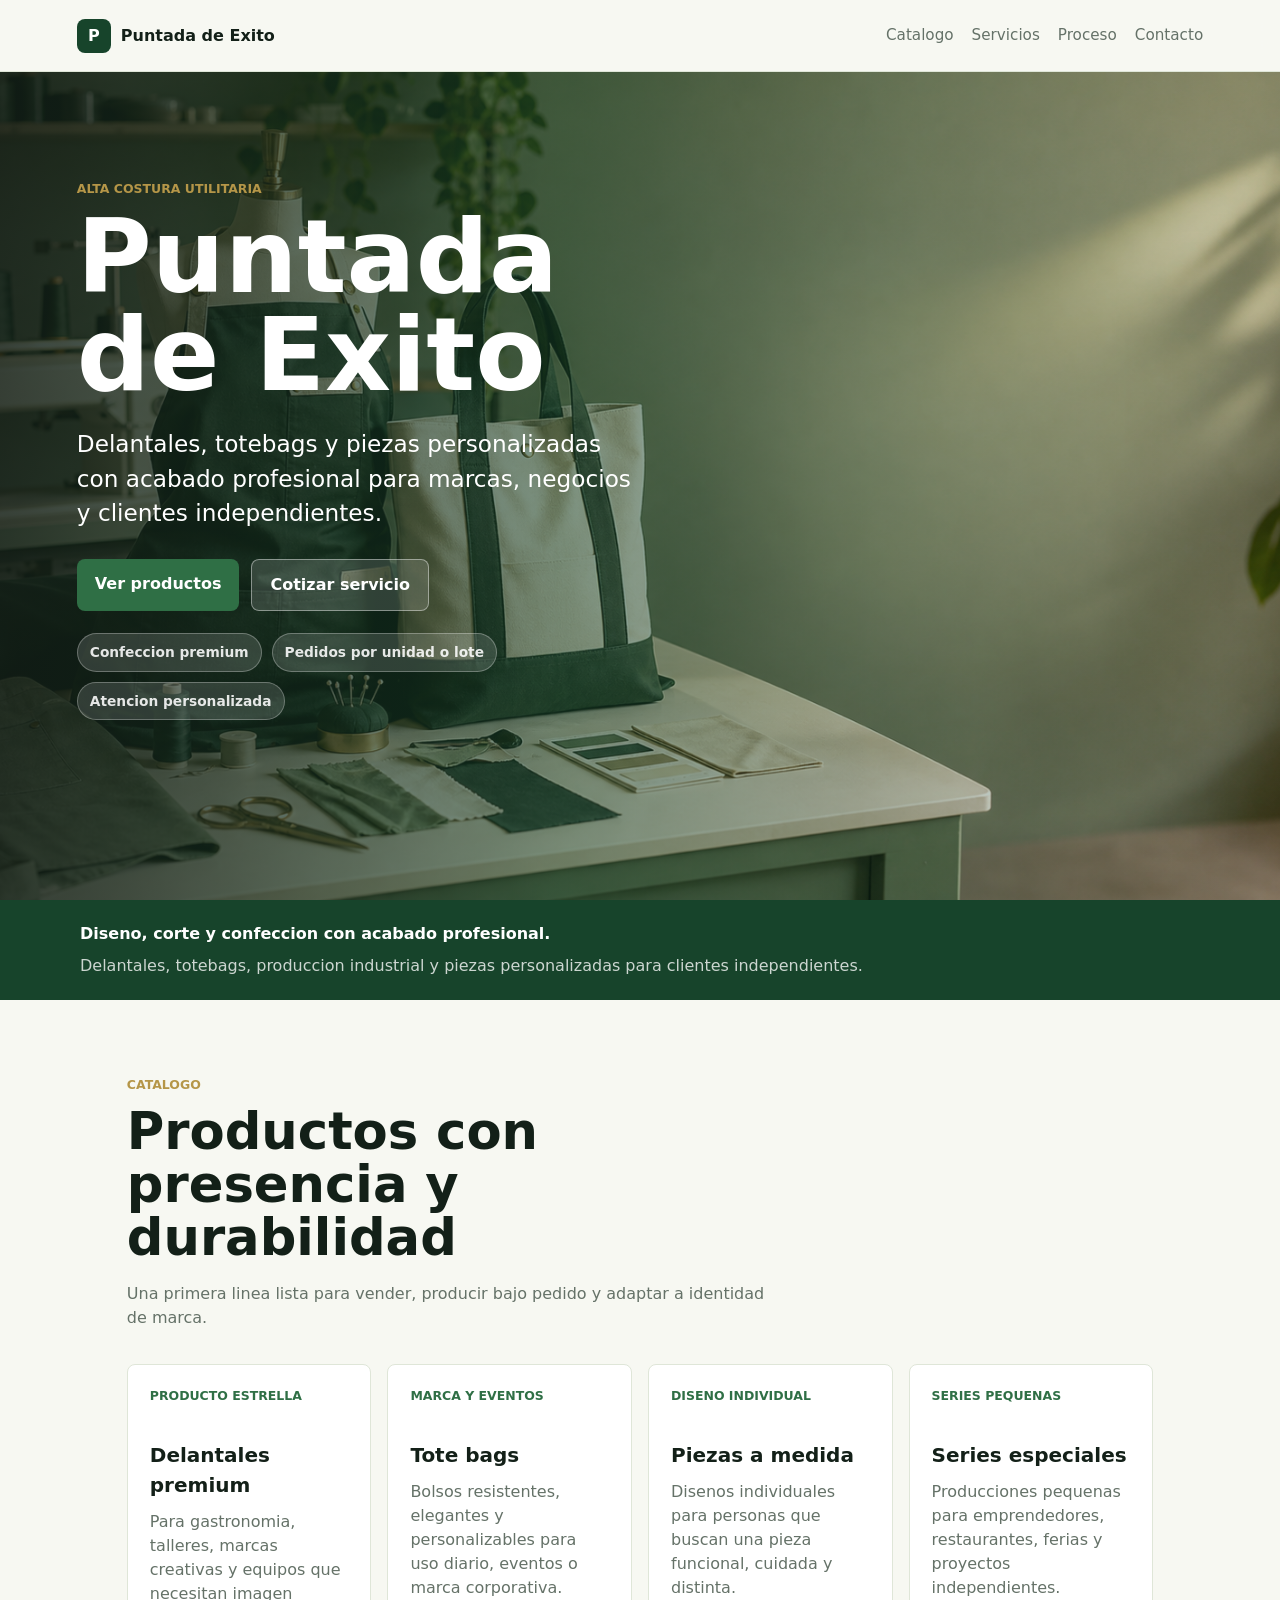
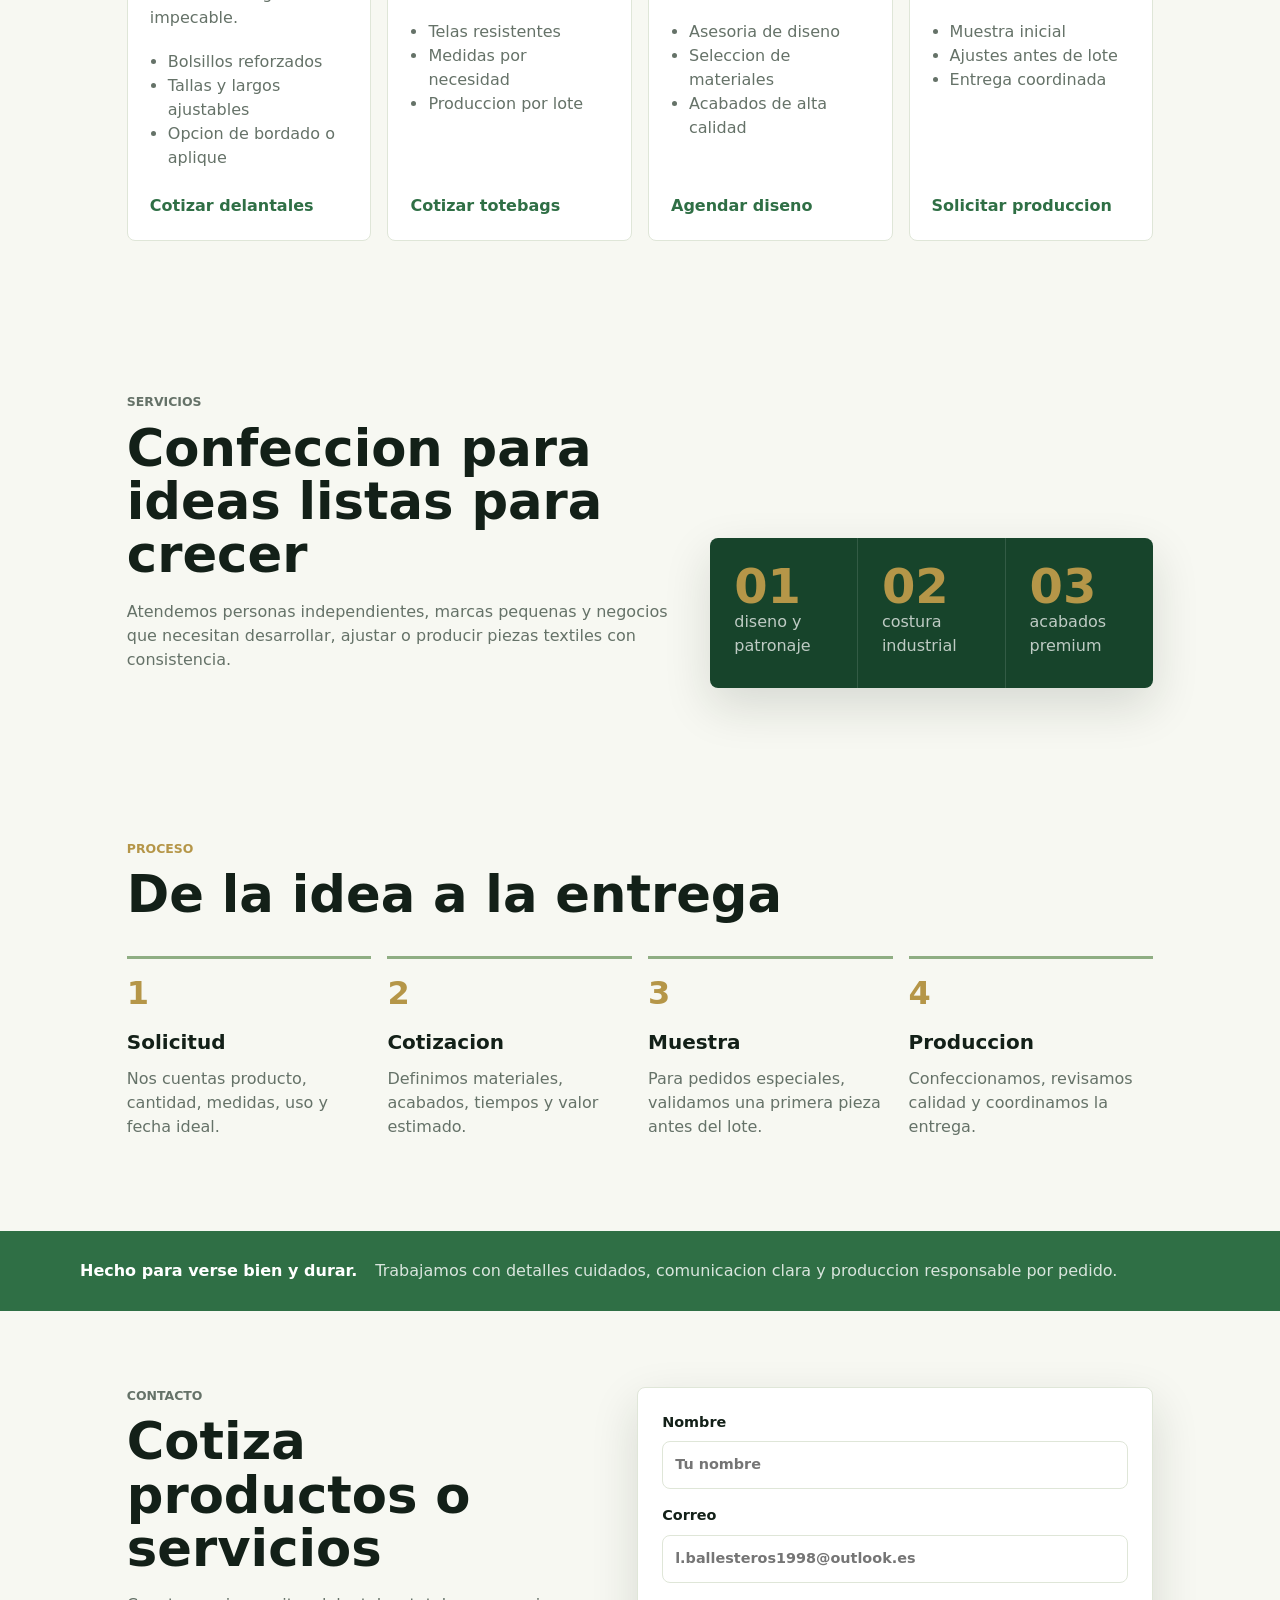
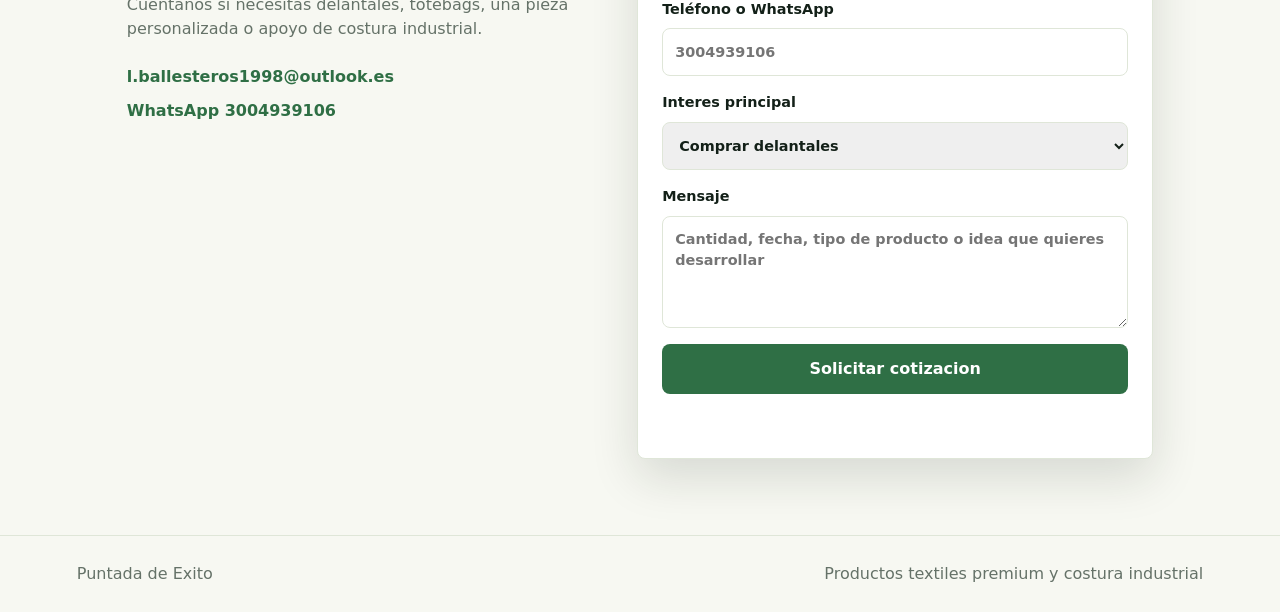
<file: index.html>
<!doctype html>
<html lang="es">
  <head>
    <meta charset="utf-8">
    <meta name="viewport" content="width=device-width, initial-scale=1">
    <title>Puntada de Exito | Delantales, totebags y costura industrial</title>
    <meta name="description" content="Productos de alta costura, delantales, totebags y servicios de costura industrial.">
    <meta name="theme-color" content="#17442b">
    <meta property="og:title" content="Puntada de Exito">
    <meta property="og:description" content="Delantales, totebags, piezas personalizadas y servicios de costura industrial.">
    <meta property="og:type" content="website">
    <meta property="og:image" content="../assets/puntada-hero-products.png">
    <link rel="stylesheet" href="./styles.css">
  </head>
  <body>
    <header class="site-header">
      <a class="brand" href="#inicio" aria-label="Puntada de Exito">
        <span class="brand-mark">P</span>
        <span>Puntada de Exito</span>
      </a>
      <nav aria-label="Principal">
        <a href="#catalogo">Catalogo</a>
        <a href="#servicios">Servicios</a>
        <a href="#proceso">Proceso</a>
        <a href="#contacto">Contacto</a>
      </nav>
    </header>

    <main>
      <section class="hero" id="inicio" aria-label="Inicio">
        <img src="../assets/puntada-hero-products.png" alt="Delantales y totebags premium en una mesa de atelier con maquina de coser">
        <div class="hero-copy">
          <p class="eyebrow">Alta costura utilitaria</p>
          <h1>Puntada de Exito</h1>
          <p>Delantales, totebags y piezas personalizadas con acabado profesional para marcas, negocios y clientes independientes.</p>
          <div class="hero-actions">
            <a class="button primary" href="#catalogo">Ver productos</a>
            <a class="button secondary" href="#contacto">Cotizar servicio</a>
          </div>
          <div class="hero-badges" aria-label="Diferenciales">
            <span>Confeccion premium</span>
            <span>Pedidos por unidad o lote</span>
            <span>Atencion personalizada</span>
          </div>
        </div>
      </section>

      <section class="intro-band">
        <div>
          <strong>Diseno, corte y confeccion con acabado profesional.</strong>
          <span>Delantales, totebags, produccion industrial y piezas personalizadas para clientes independientes.</span>
        </div>
      </section>

      <section class="section" id="catalogo">
        <div class="section-heading">
          <p class="eyebrow">Catalogo</p>
          <h2>Productos con presencia y durabilidad</h2>
          <p>Una primera linea lista para vender, producir bajo pedido y adaptar a identidad de marca.</p>
        </div>
        <div class="product-grid">
          <article class="product-card">
            <span class="product-tag">Producto estrella</span>
            <h3>Delantales premium</h3>
            <p>Para gastronomia, talleres, marcas creativas y equipos que necesitan imagen impecable.</p>
            <ul>
              <li>Bolsillos reforzados</li>
              <li>Tallas y largos ajustables</li>
              <li>Opcion de bordado o aplique</li>
            </ul>
            <a class="text-link" href="#contacto">Cotizar delantales</a>
          </article>
          <article class="product-card">
            <span class="product-tag">Marca y eventos</span>
            <h3>Tote bags</h3>
            <p>Bolsos resistentes, elegantes y personalizables para uso diario, eventos o marca corporativa.</p>
            <ul>
              <li>Telas resistentes</li>
              <li>Medidas por necesidad</li>
              <li>Produccion por lote</li>
            </ul>
            <a class="text-link" href="#contacto">Cotizar totebags</a>
          </article>
          <article class="product-card">
            <span class="product-tag">Diseno individual</span>
            <h3>Piezas a medida</h3>
            <p>Disenos individuales para personas que buscan una pieza funcional, cuidada y distinta.</p>
            <ul>
              <li>Asesoria de diseno</li>
              <li>Seleccion de materiales</li>
              <li>Acabados de alta calidad</li>
            </ul>
            <a class="text-link" href="#contacto">Agendar diseno</a>
          </article>
          <article class="product-card">
            <span class="product-tag">Series pequenas</span>
            <h3>Series especiales</h3>
            <p>Producciones pequenas para emprendedores, restaurantes, ferias y proyectos independientes.</p>
            <ul>
              <li>Muestra inicial</li>
              <li>Ajustes antes de lote</li>
              <li>Entrega coordinada</li>
            </ul>
            <a class="text-link" href="#contacto">Solicitar produccion</a>
          </article>
        </div>
      </section>

      <section class="impact-section" id="servicios">
        <div class="impact-copy">
          <p class="eyebrow">Servicios</p>
          <h2>Confeccion para ideas listas para crecer</h2>
          <p>Atendemos personas independientes, marcas pequenas y negocios que necesitan desarrollar, ajustar o producir piezas textiles con consistencia.</p>
        </div>
        <div class="metrics" aria-label="Metricas">
          <div><strong>01</strong><span>diseno y patronaje</span></div>
          <div><strong>02</strong><span>costura industrial</span></div>
          <div><strong>03</strong><span>acabados premium</span></div>
        </div>
      </section>

      <section class="process-section" id="proceso">
        <div class="section-heading">
          <p class="eyebrow">Proceso</p>
          <h2>De la idea a la entrega</h2>
        </div>
        <div class="process-grid">
          <article>
            <span>1</span>
            <h3>Solicitud</h3>
            <p>Nos cuentas producto, cantidad, medidas, uso y fecha ideal.</p>
          </article>
          <article>
            <span>2</span>
            <h3>Cotizacion</h3>
            <p>Definimos materiales, acabados, tiempos y valor estimado.</p>
          </article>
          <article>
            <span>3</span>
            <h3>Muestra</h3>
            <p>Para pedidos especiales, validamos una primera pieza antes del lote.</p>
          </article>
          <article>
            <span>4</span>
            <h3>Produccion</h3>
            <p>Confeccionamos, revisamos calidad y coordinamos la entrega.</p>
          </article>
        </div>
      </section>

      <section class="trust-band" aria-label="Promesa de marca">
        <div>
          <strong>Hecho para verse bien y durar.</strong>
          <span>Trabajamos con detalles cuidados, comunicacion clara y produccion responsable por pedido.</span>
        </div>
      </section>

      <section class="signup" id="contacto">
        <div class="signup-copy">
          <p class="eyebrow">Contacto</p>
          <h2>Cotiza productos o servicios</h2>
          <p>Cuentanos si necesitas delantales, totebags, una pieza personalizada o apoyo de costura industrial.</p>
          <div class="contact-list">
            <a href="mailto:l.ballesteros1998@outlook.es">l.ballesteros1998@outlook.es</a>
            <a href="https://wa.me/573004939106" target="_blank" rel="noreferrer">WhatsApp 3004939106</a>
          </div>
        </div>
        <form class="signup-form">
          <label>
            Nombre
            <input type="text" name="name" autocomplete="name" placeholder="Tu nombre" required>
          </label>
          <label>
            Correo
            <input type="email" name="email" autocomplete="email" placeholder="l.ballesteros1998@outlook.es" required>
          </label>
          <label>
            Teléfono o WhatsApp
            <input type="tel" name="phone" autocomplete="tel" placeholder="3004939106">
          </label>
          <label>
            Interes principal
            <select name="interest">
              <option>Comprar delantales</option>
              <option>Comprar totebags</option>
              <option>Costura industrial</option>
              <option>Diseno personalizado</option>
            </select>
          </label>
          <label>
            Mensaje
            <textarea name="message" rows="4" placeholder="Cantidad, fecha, tipo de producto o idea que quieres desarrollar"></textarea>
          </label>
          <button type="submit">Solicitar cotizacion</button>
          <p class="form-note" aria-live="polite"></p>
        </form>
      </section>
    </main>

    <footer>
      <span>Puntada de Exito</span>
      <span>Productos textiles premium y costura industrial</span>
    </footer>

    <script src="./script.js"></script>
  </body>
</html>
</file>
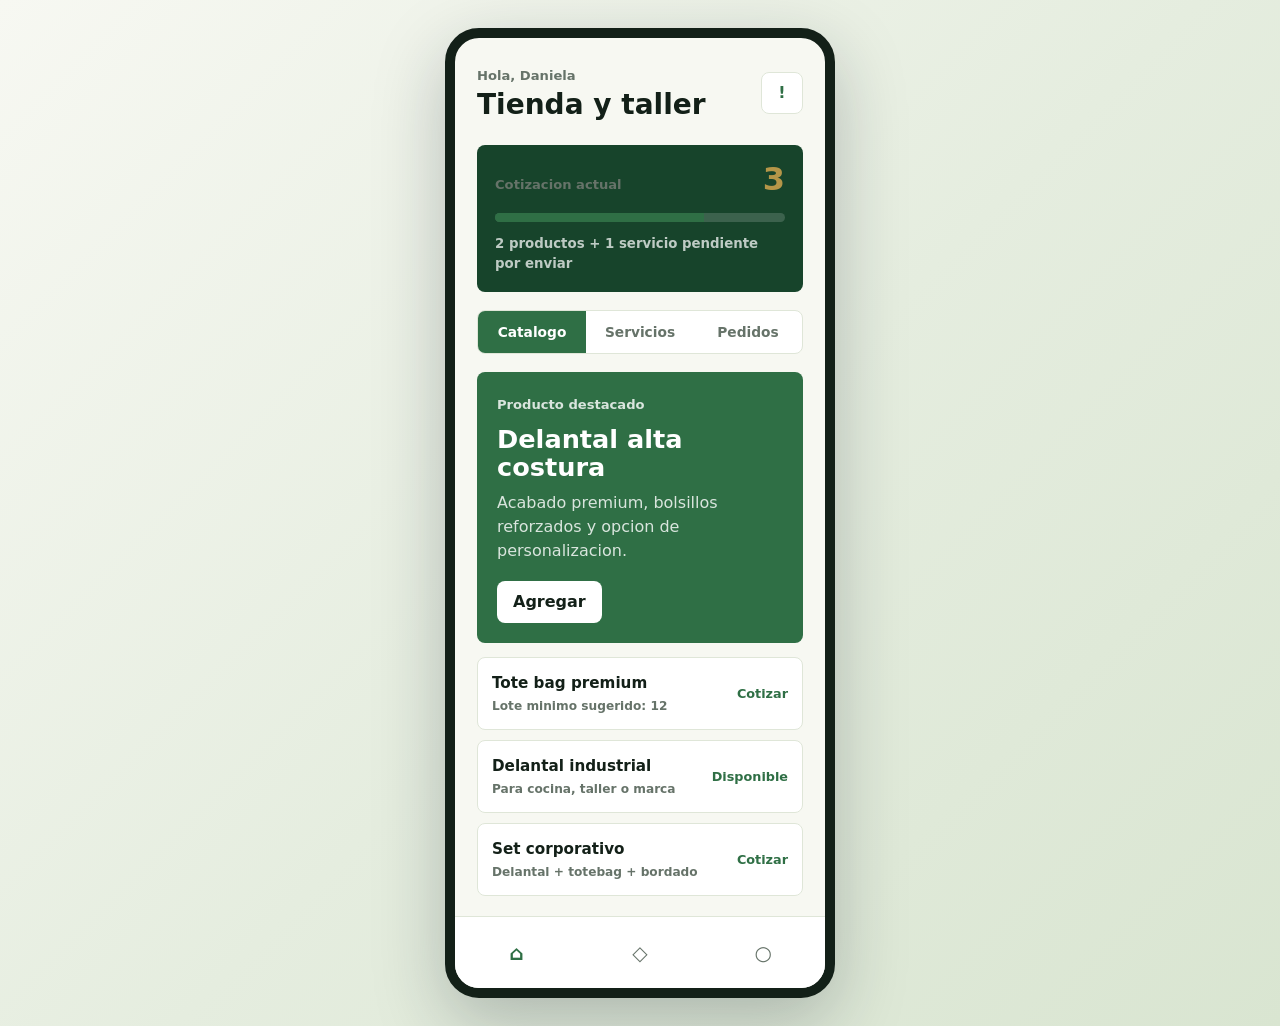
<file: app-prototype/index.html>
<!doctype html>
<html lang="es">
  <head>
    <meta charset="utf-8">
    <meta name="viewport" content="width=device-width, initial-scale=1">
    <title>App Puntada de Exito</title>
    <link rel="stylesheet" href="./styles.css">
  </head>
  <body>
    <main class="shell" aria-label="Prototipo de app Puntada de Exito">
      <section class="phone">
        <header class="app-header">
          <div>
            <p>Hola, Daniela</p>
            <h1>Tienda y taller</h1>
          </div>
          <button class="icon-button" type="button" aria-label="Notificaciones">
            <span aria-hidden="true">!</span>
          </button>
        </header>

        <section class="progress-panel">
          <div>
            <p>Cotizacion actual</p>
            <strong>3</strong>
          </div>
          <div class="progress-bar" aria-label="Tres items agregados a cotizacion">
            <span></span>
          </div>
          <small>2 productos + 1 servicio pendiente por enviar</small>
        </section>

        <nav class="tabs" aria-label="Secciones de la app">
          <button class="active" type="button" data-view="catalogo">Catalogo</button>
          <button type="button" data-view="servicios">Servicios</button>
          <button type="button" data-view="pedidos">Pedidos</button>
        </nav>

        <section class="view active" data-panel="catalogo">
          <article class="lesson-card">
            <span>Producto destacado</span>
            <h2>Delantal alta costura</h2>
            <p>Acabado premium, bolsillos reforzados y opcion de personalizacion.</p>
            <button type="button">Agregar</button>
          </article>
          <div class="list">
            <article>
              <div>
                <strong>Tote bag premium</strong>
                <small>Lote minimo sugerido: 12</small>
              </div>
              <span>Cotizar</span>
            </article>
            <article>
              <div>
                <strong>Delantal industrial</strong>
                <small>Para cocina, taller o marca</small>
              </div>
              <span>Disponible</span>
            </article>
            <article>
              <div>
                <strong>Set corporativo</strong>
                <small>Delantal + totebag + bordado</small>
              </div>
              <span>Cotizar</span>
            </article>
          </div>
        </section>

        <section class="view" data-panel="servicios">
          <article class="lesson-card dark">
            <span>Servicio principal</span>
            <h2>Costura industrial</h2>
            <p>Produccion por lote, ajustes de molde y control de acabados.</p>
            <button type="button">Solicitar</button>
          </article>
          <div class="list">
            <article>
              <div>
                <strong>Diseno personalizado</strong>
                <small>Pieza unica o prototipo</small>
              </div>
              <span>Agenda</span>
            </article>
            <article>
              <div>
                <strong>Patronaje y muestra</strong>
                <small>Antes de producir lote</small>
              </div>
              <span>Cotizar</span>
            </article>
          </div>
        </section>

        <section class="view" data-panel="pedidos">
          <article class="lesson-card sage">
            <span>Oportunidad</span>
            <h2>12 totebags verdes</h2>
            <p>Pedido en preparacion con tela seleccionada y acabados definidos.</p>
            <button type="button">Ver detalle</button>
          </article>
          <div class="list">
            <article>
              <div>
                <strong>Delantales cocina</strong>
                <small>Corte terminado</small>
              </div>
              <span>Confirmado</span>
            </article>
            <article>
              <div>
                <strong>Diseno independiente</strong>
                <small>Esperando aprobacion</small>
              </div>
              <span>Revision</span>
            </article>
          </div>
        </section>

        <footer class="bottom-nav">
          <button class="selected" type="button" aria-label="Inicio">
            <span aria-hidden="true">⌂</span>
          </button>
          <button type="button" aria-label="Comunidad">
            <span aria-hidden="true">◇</span>
          </button>
          <button type="button" aria-label="Perfil">
            <span aria-hidden="true">○</span>
          </button>
        </footer>
      </section>
    </main>
    <script src="./script.js"></script>
  </body>
</html>
</file>
<file: styles.css>
:root {
  --ink: #132018;
  --muted: #657268;
  --paper: #f7f8f2;
  --line: #dfe6d8;
  --leaf: #2f6f45;
  --moss: #17442b;
  --sage: #8fae83;
  --olive: #6f7f3a;
  --brass: #b59648;
  --white: #ffffff;
  --shadow: 0 18px 48px rgba(19, 32, 24, 0.14);
}

* {
  box-sizing: border-box;
}

html {
  scroll-behavior: smooth;
}

body {
  margin: 0;
  background: var(--paper);
  color: var(--ink);
  font-family: Inter, ui-sans-serif, system-ui, -apple-system, BlinkMacSystemFont, "Segoe UI", sans-serif;
  line-height: 1.5;
}

a {
  color: inherit;
  text-decoration: none;
}

.site-header {
  align-items: center;
  background: rgba(247, 248, 242, 0.92);
  border-bottom: 1px solid var(--line);
  display: flex;
  gap: 24px;
  justify-content: space-between;
  min-height: 72px;
  padding: 0 6vw;
  position: sticky;
  top: 0;
  z-index: 10;
  backdrop-filter: blur(14px);
}

.brand {
  align-items: center;
  display: inline-flex;
  font-weight: 800;
  gap: 10px;
}

.brand-mark {
  align-items: center;
  background: var(--moss);
  border-radius: 8px;
  color: var(--white);
  display: inline-flex;
  height: 34px;
  justify-content: center;
  width: 34px;
}

nav {
  display: flex;
  gap: 18px;
  font-size: 0.95rem;
  color: var(--muted);
}

nav a:hover {
  color: var(--ink);
}

.hero {
  display: grid;
  min-height: calc(100vh - 72px);
  overflow: hidden;
  position: relative;
}

.hero img {
  height: 100%;
  inset: 0;
  object-fit: cover;
  position: absolute;
  width: 100%;
}

.hero::after {
  background: linear-gradient(90deg, rgba(19, 32, 24, 0.84), rgba(23, 68, 43, 0.55) 44%, rgba(19, 32, 24, 0.1));
  content: "";
  inset: 0;
  position: absolute;
}

.hero-copy {
  align-self: center;
  color: var(--white);
  max-width: 720px;
  padding: 8vh 6vw 16vh;
  position: relative;
  z-index: 1;
}

.eyebrow {
  color: var(--brass);
  font-size: 0.78rem;
  font-weight: 800;
  letter-spacing: 0;
  margin: 0 0 10px;
  text-transform: uppercase;
}

h1,
h2,
h3,
p {
  margin-top: 0;
}

h1 {
  font-size: clamp(3.2rem, 8vw, 7rem);
  line-height: 0.95;
  margin-bottom: 24px;
  max-width: 8ch;
}

.hero-copy p:not(.eyebrow) {
  font-size: clamp(1.1rem, 2vw, 1.45rem);
  max-width: 620px;
}

.hero-actions {
  display: flex;
  flex-wrap: wrap;
  gap: 12px;
  margin-top: 28px;
}

.hero-badges {
  display: flex;
  flex-wrap: wrap;
  gap: 10px;
  margin-top: 22px;
}

.hero-badges span {
  background: rgba(255, 255, 255, 0.14);
  border: 1px solid rgba(255, 255, 255, 0.28);
  border-radius: 999px;
  color: rgba(255, 255, 255, 0.88);
  font-size: 0.86rem;
  font-weight: 700;
  padding: 8px 12px;
}

.button,
.signup-form button {
  border: 0;
  border-radius: 8px;
  cursor: pointer;
  display: inline-flex;
  font: inherit;
  font-weight: 800;
  justify-content: center;
  min-height: 48px;
  padding: 13px 18px;
}

.primary,
.signup-form button {
  background: var(--leaf);
  color: var(--white);
}

.secondary {
  background: rgba(255, 255, 255, 0.14);
  border: 1px solid rgba(255, 255, 255, 0.42);
  color: var(--white);
}

.intro-band {
  background: var(--moss);
  color: var(--white);
  padding: 22px 6vw;
}

.intro-band div {
  align-items: center;
  display: flex;
  flex-wrap: wrap;
  gap: 8px 18px;
  margin: 0 auto;
  max-width: 1120px;
}

.intro-band span {
  color: rgba(255, 255, 255, 0.78);
}

.section,
.impact-section,
.process-section,
.signup {
  margin: 0 auto;
  max-width: 1180px;
  padding: 76px 6vw;
}

.section-heading,
.impact-copy,
.signup-copy {
  max-width: 660px;
}

.section-heading p:not(.eyebrow) {
  color: var(--muted);
}

h2 {
  font-size: clamp(2rem, 4vw, 3.6rem);
  line-height: 1.04;
  margin-bottom: 18px;
}

h3 {
  font-size: 1.25rem;
  margin-bottom: 10px;
}

.product-grid {
  display: grid;
  gap: 16px;
  grid-template-columns: repeat(4, minmax(0, 1fr));
  margin-top: 34px;
}

.product-card {
  background: var(--white);
  border: 1px solid var(--line);
  border-radius: 8px;
  display: flex;
  flex-direction: column;
  min-height: 330px;
  padding: 22px;
}

.product-tag {
  color: var(--leaf);
  display: block;
  font-size: 0.78rem;
  font-weight: 900;
  margin-bottom: 34px;
  text-transform: uppercase;
}

.product-card p,
.impact-copy p,
.signup-copy p {
  color: var(--muted);
}

.product-card ul {
  color: var(--muted);
  margin: 4px 0 24px;
  padding-left: 18px;
}

.text-link {
  color: var(--leaf);
  font-weight: 900;
  margin-top: auto;
}

.impact-section {
  align-items: end;
  display: grid;
  gap: 42px;
  grid-template-columns: minmax(0, 1.1fr) minmax(320px, 0.9fr);
}

.metrics {
  background: var(--moss);
  border-radius: 8px;
  box-shadow: var(--shadow);
  color: var(--white);
  display: grid;
  grid-template-columns: repeat(3, 1fr);
  overflow: hidden;
}

.metrics div {
  border-right: 1px solid rgba(255, 255, 255, 0.12);
  min-height: 150px;
  padding: 24px;
}

.metrics div:last-child {
  border-right: 0;
}

.metrics strong {
  color: var(--brass);
  display: block;
  font-size: 3rem;
  line-height: 1;
}

.metrics span {
  color: rgba(255, 255, 255, 0.72);
}

.process-grid {
  display: grid;
  gap: 16px;
  grid-template-columns: repeat(4, minmax(0, 1fr));
  margin-top: 34px;
}

.process-grid article {
  border-top: 3px solid var(--sage);
  padding-top: 18px;
}

.process-grid span {
  color: var(--brass);
  display: block;
  font-size: 2rem;
  font-weight: 900;
  line-height: 1;
  margin-bottom: 18px;
}

.process-grid p {
  color: var(--muted);
}

.trust-band {
  background: var(--leaf);
  color: var(--white);
  padding: 28px 6vw;
}

.trust-band div {
  align-items: center;
  display: flex;
  flex-wrap: wrap;
  gap: 8px 18px;
  margin: 0 auto;
  max-width: 1120px;
}

.trust-band span {
  color: rgba(255, 255, 255, 0.82);
}

.signup {
  align-items: start;
  display: grid;
  gap: 46px;
  grid-template-columns: minmax(0, 0.9fr) minmax(320px, 1fr);
}

.contact-list {
  display: grid;
  gap: 10px;
  margin-top: 24px;
}

.contact-list a {
  color: var(--leaf);
  font-weight: 900;
}

.signup-form {
  background: var(--white);
  border: 1px solid var(--line);
  border-radius: 8px;
  box-shadow: var(--shadow);
  display: grid;
  gap: 16px;
  padding: 24px;
}

label {
  color: var(--ink);
  display: grid;
  font-size: 0.9rem;
  font-weight: 800;
  gap: 8px;
}

input,
select,
textarea {
  border: 1px solid var(--line);
  border-radius: 8px;
  color: var(--ink);
  font: inherit;
  padding: 0 12px;
  width: 100%;
}

input,
select {
  min-height: 48px;
}

textarea {
  min-height: 112px;
  padding-top: 12px;
  resize: vertical;
}

input:focus,
select:focus,
textarea:focus {
  border-color: var(--leaf);
  outline: 3px solid rgba(47, 111, 69, 0.16);
}

.form-note {
  color: var(--leaf);
  font-weight: 800;
  margin: 0;
  min-height: 24px;
}

footer {
  border-top: 1px solid var(--line);
  color: var(--muted);
  display: flex;
  justify-content: space-between;
  padding: 26px 6vw;
}

@media (max-width: 900px) {
  .site-header {
    align-items: flex-start;
    flex-direction: column;
    gap: 10px;
    padding-bottom: 16px;
    padding-top: 16px;
  }

  .hero {
    min-height: 720px;
  }

  .hero::after {
    background: linear-gradient(180deg, rgba(19, 32, 24, 0.8), rgba(23, 68, 43, 0.42));
  }

  .product-grid,
  .impact-section,
  .process-grid,
  .signup {
    grid-template-columns: 1fr;
  }

  .metrics {
    grid-template-columns: 1fr;
  }

  .metrics div {
    border-bottom: 1px solid rgba(255, 255, 255, 0.12);
    border-right: 0;
    min-height: 118px;
  }

  footer {
    flex-direction: column;
    gap: 8px;
  }
}

@media (max-width: 560px) {
  nav {
    flex-wrap: wrap;
  }

  .hero-copy {
    padding-top: 13vh;
  }

  .button {
    width: 100%;
  }
}
</file>
<file: app-prototype/styles.css>
:root {
  --ink: #132018;
  --muted: #667369;
  --paper: #f7f8f2;
  --white: #ffffff;
  --leaf: #2f6f45;
  --moss: #17442b;
  --sage: #8fae83;
  --brass: #b59648;
  --green: #2f6f45;
  --line: #dfe6d8;
}

* {
  box-sizing: border-box;
}

body {
  align-items: center;
  background: linear-gradient(135deg, #f7f8f2, #e5eddf 52%, #d9e5d1);
  color: var(--ink);
  display: grid;
  font-family: Inter, ui-sans-serif, system-ui, -apple-system, BlinkMacSystemFont, "Segoe UI", sans-serif;
  line-height: 1.5;
  margin: 0;
  min-height: 100vh;
  padding: 28px;
}

button {
  cursor: pointer;
  font: inherit;
}

.shell {
  display: grid;
  place-items: center;
  width: 100%;
}

.phone {
  background: var(--paper);
  border: 10px solid var(--ink);
  border-radius: 34px;
  box-shadow: 0 24px 70px rgba(21, 32, 45, 0.25);
  min-height: 760px;
  overflow: hidden;
  position: relative;
  width: min(390px, 100%);
}

.app-header {
  align-items: center;
  display: flex;
  justify-content: space-between;
  padding: 28px 22px 12px;
}

.app-header p,
.progress-panel p,
.lesson-card span {
  color: var(--muted);
  font-size: 0.82rem;
  font-weight: 800;
  margin: 0;
}

.app-header h1 {
  font-size: 1.75rem;
  line-height: 1.05;
  margin: 4px 0 0;
}

.icon-button {
  align-items: center;
  background: var(--white);
  border: 1px solid var(--line);
  border-radius: 8px;
  color: var(--leaf);
  display: inline-flex;
  font-weight: 900;
  height: 42px;
  justify-content: center;
  width: 42px;
}

.progress-panel {
  background: var(--moss);
  border-radius: 8px;
  color: var(--white);
  margin: 14px 22px;
  padding: 18px;
}

.progress-panel div:first-child {
  align-items: end;
  display: flex;
  justify-content: space-between;
}

.progress-panel strong {
  color: var(--brass);
  font-size: 2rem;
  line-height: 1;
}

.progress-bar {
  background: rgba(255, 255, 255, 0.16);
  border-radius: 999px;
  height: 9px;
  margin-top: 18px;
  overflow: hidden;
}

.progress-bar span {
  background: var(--leaf);
  display: block;
  height: 100%;
  width: 72%;
}

.progress-panel small {
  color: rgba(255, 255, 255, 0.72);
  display: block;
  font-weight: 700;
  margin-top: 12px;
}

.tabs {
  background: var(--white);
  border: 1px solid var(--line);
  border-radius: 8px;
  display: grid;
  grid-template-columns: repeat(3, 1fr);
  margin: 18px 22px;
  overflow: hidden;
}

.tabs button {
  background: transparent;
  border: 0;
  color: var(--muted);
  font-size: 0.86rem;
  font-weight: 800;
  min-height: 42px;
}

.tabs button.active {
  background: var(--leaf);
  color: var(--white);
}

.view {
  display: none;
  padding: 0 22px 92px;
}

.view.active {
  display: block;
}

.lesson-card {
  background: var(--leaf);
  border-radius: 8px;
  color: var(--white);
  padding: 20px;
}

.lesson-card.dark {
  background: var(--moss);
}

.lesson-card.sage {
  background: var(--sage);
  color: var(--ink);
}

.lesson-card span,
.lesson-card p {
  color: rgba(255, 255, 255, 0.82);
}

.lesson-card.sage span,
.lesson-card.sage p {
  color: rgba(21, 32, 45, 0.7);
}

.lesson-card h2 {
  font-size: 1.6rem;
  line-height: 1.08;
  margin: 10px 0;
}

.lesson-card p {
  margin: 0 0 18px;
}

.lesson-card button {
  background: var(--white);
  border: 0;
  border-radius: 8px;
  color: var(--ink);
  font-weight: 900;
  min-height: 42px;
  padding: 0 16px;
}

.list {
  display: grid;
  gap: 10px;
  margin-top: 14px;
}

.list article {
  align-items: center;
  background: var(--white);
  border: 1px solid var(--line);
  border-radius: 8px;
  display: flex;
  justify-content: space-between;
  min-height: 64px;
  padding: 14px;
}

.list div {
  display: grid;
  gap: 2px;
}

.list strong {
  font-size: 0.95rem;
}

.list small {
  color: var(--muted);
  font-size: 0.76rem;
  font-weight: 700;
}

.list span {
  color: var(--green);
  font-size: 0.8rem;
  font-weight: 800;
  text-align: right;
}

.bottom-nav {
  background: var(--white);
  border-top: 1px solid var(--line);
  bottom: 0;
  display: grid;
  grid-template-columns: repeat(3, 1fr);
  height: 72px;
  left: 0;
  position: absolute;
  right: 0;
}

.bottom-nav button {
  background: transparent;
  border: 0;
  color: var(--muted);
  font-size: 1.25rem;
}

.bottom-nav button.selected {
  color: var(--leaf);
  font-weight: 900;
}

@media (max-width: 430px) {
  body {
    padding: 0;
  }

  .phone {
    border: 0;
    border-radius: 0;
    min-height: 100vh;
    width: 100%;
  }
}
</file>
